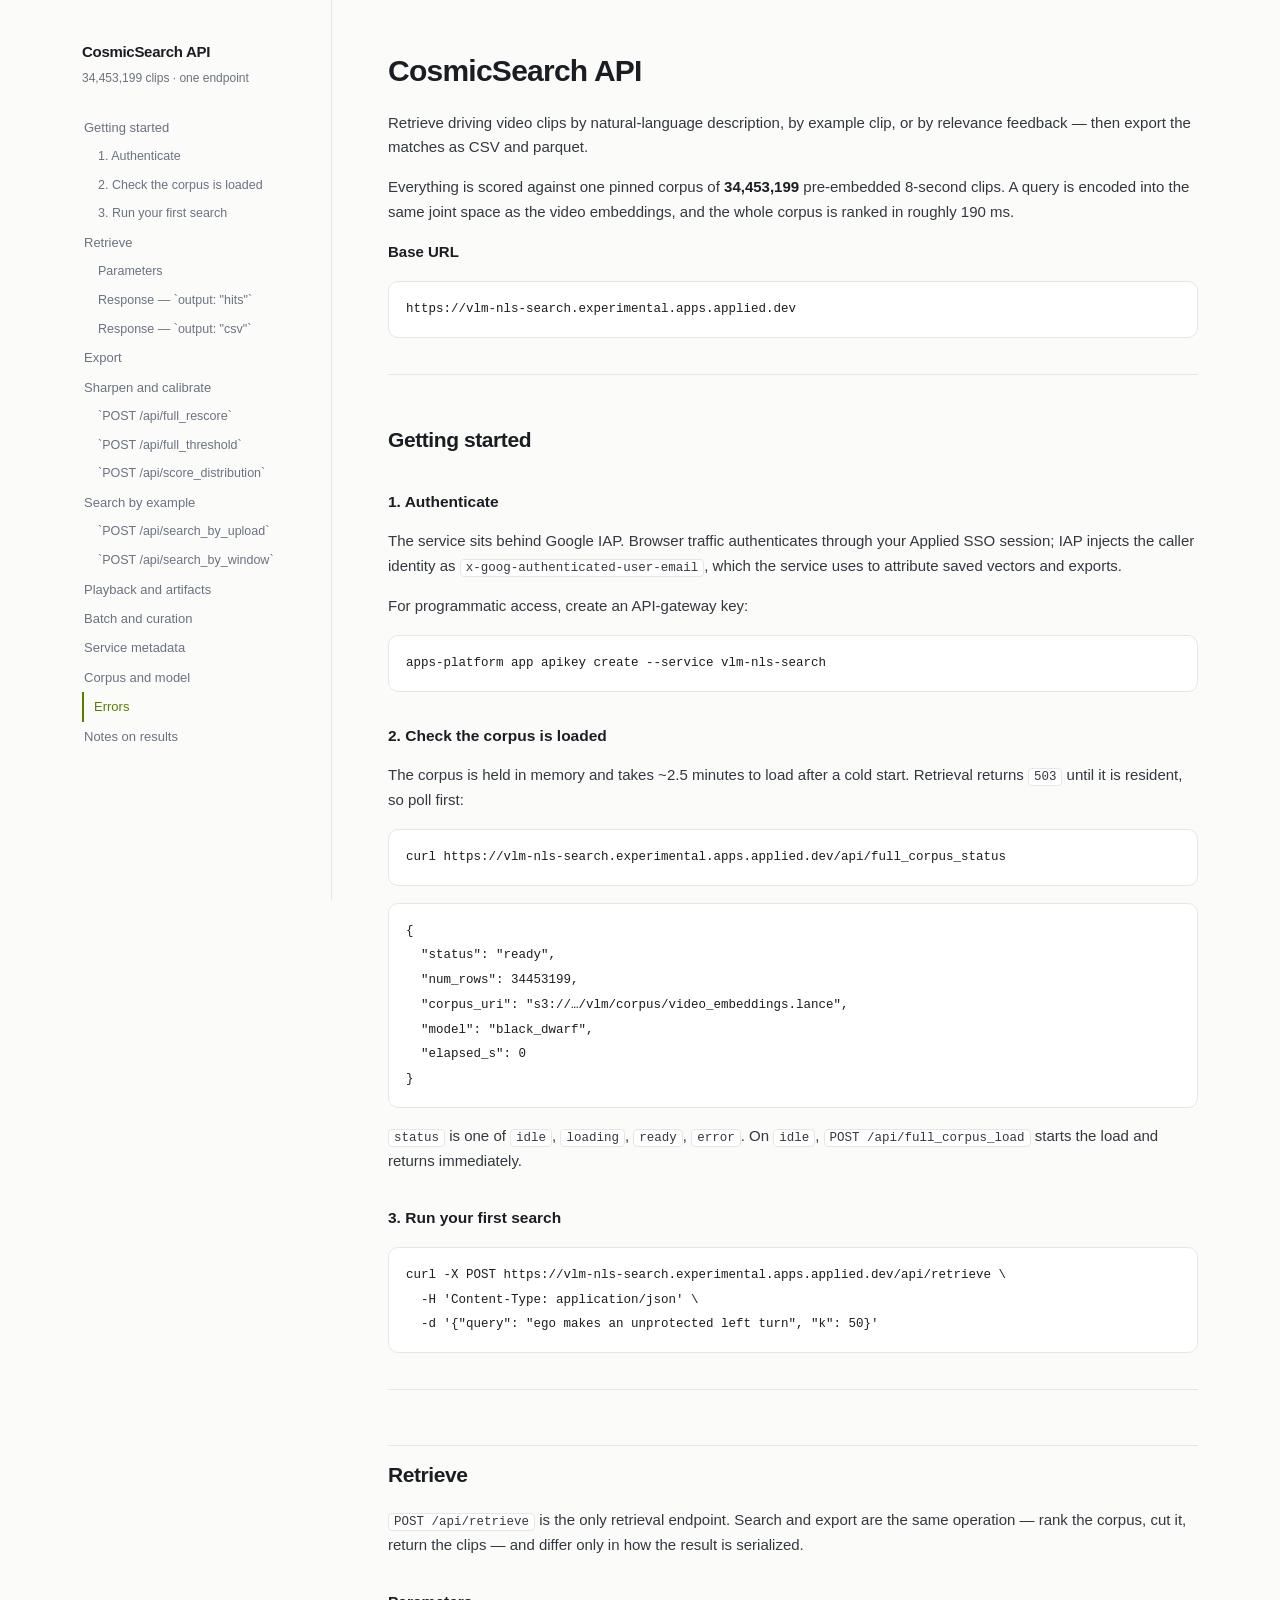
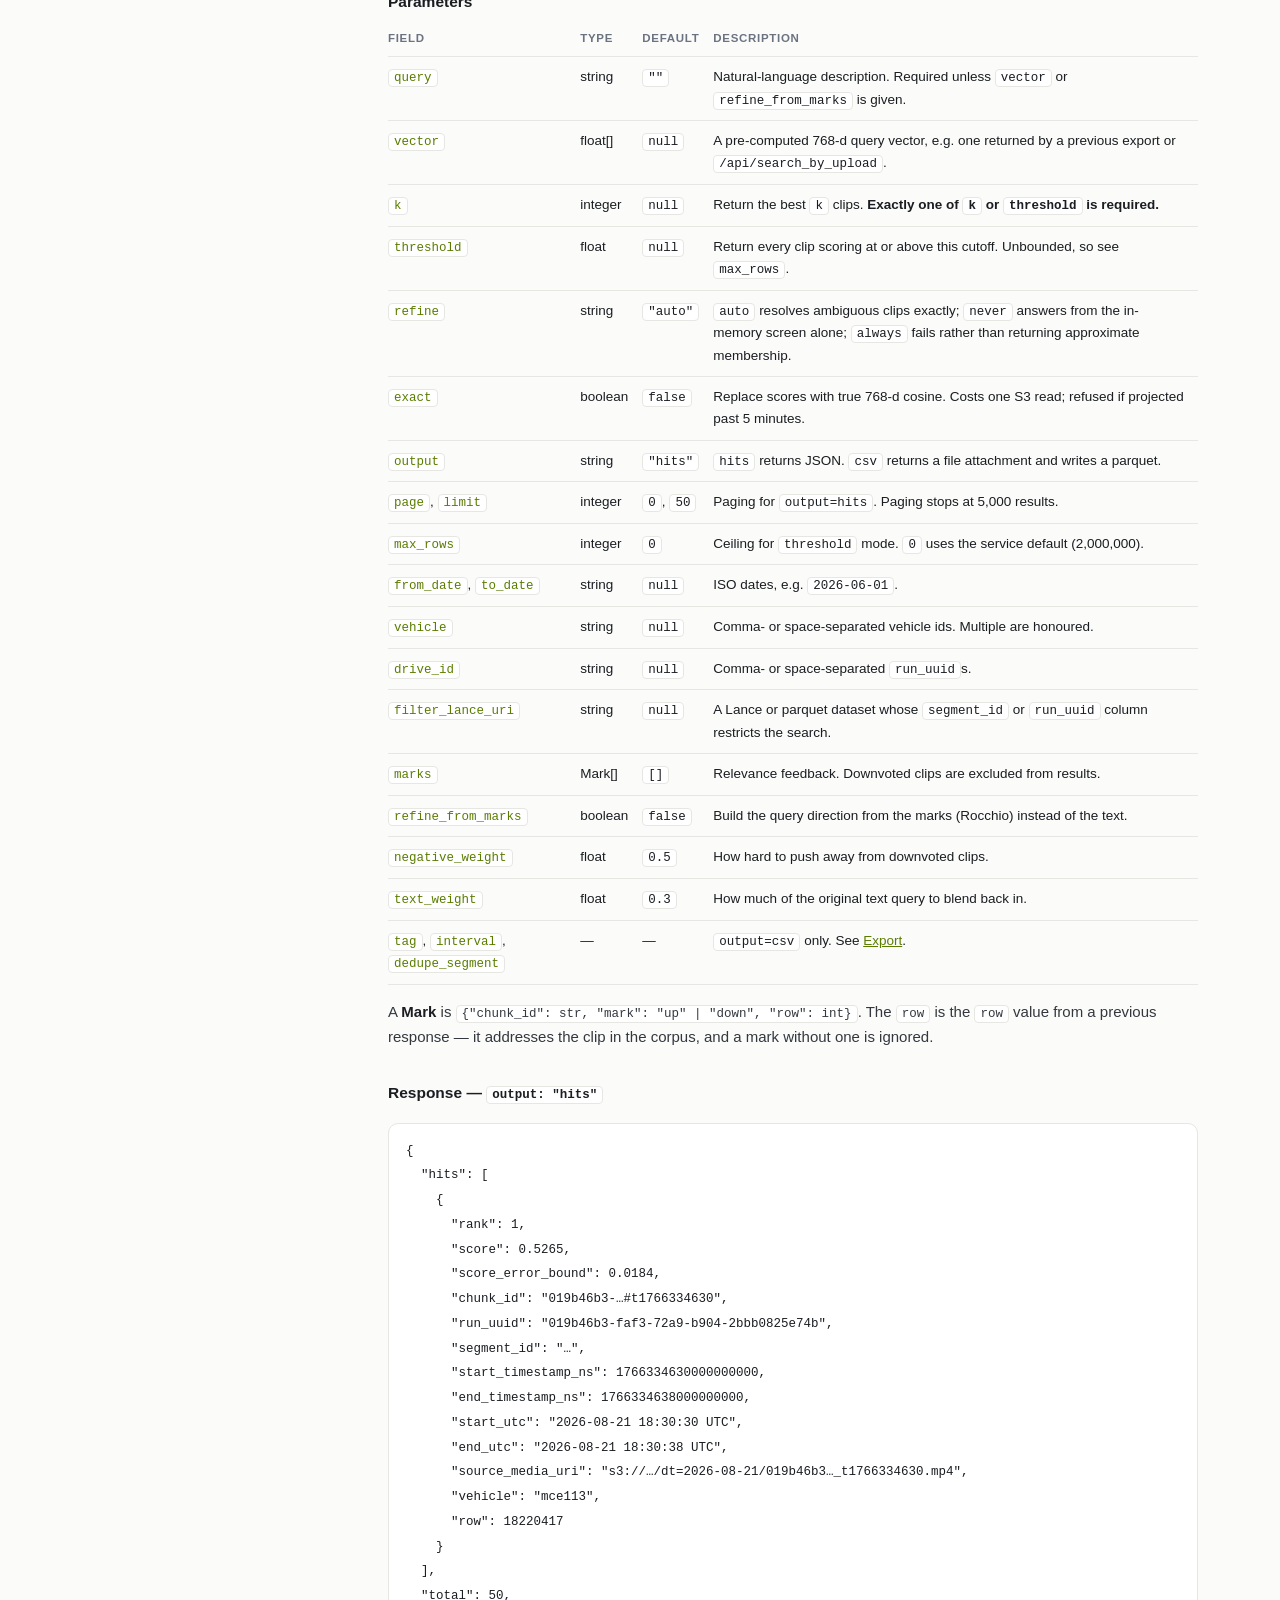
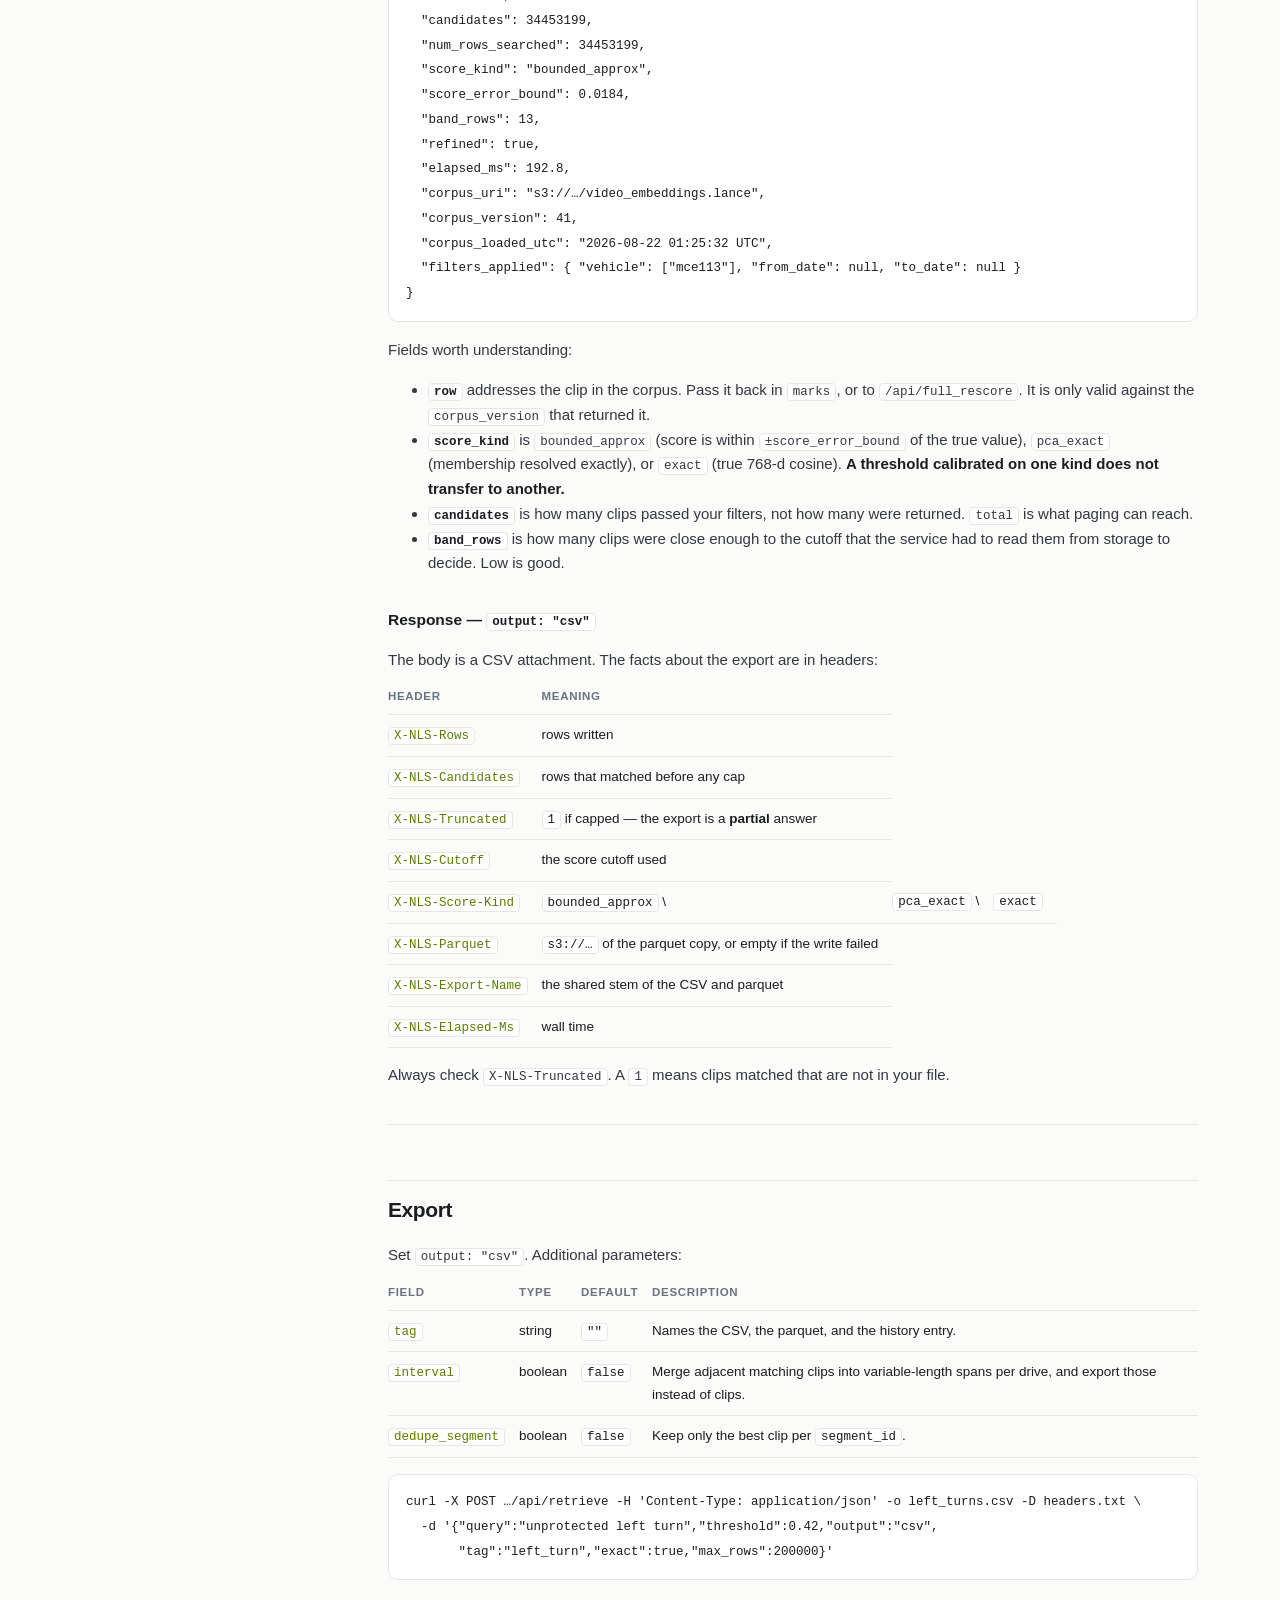
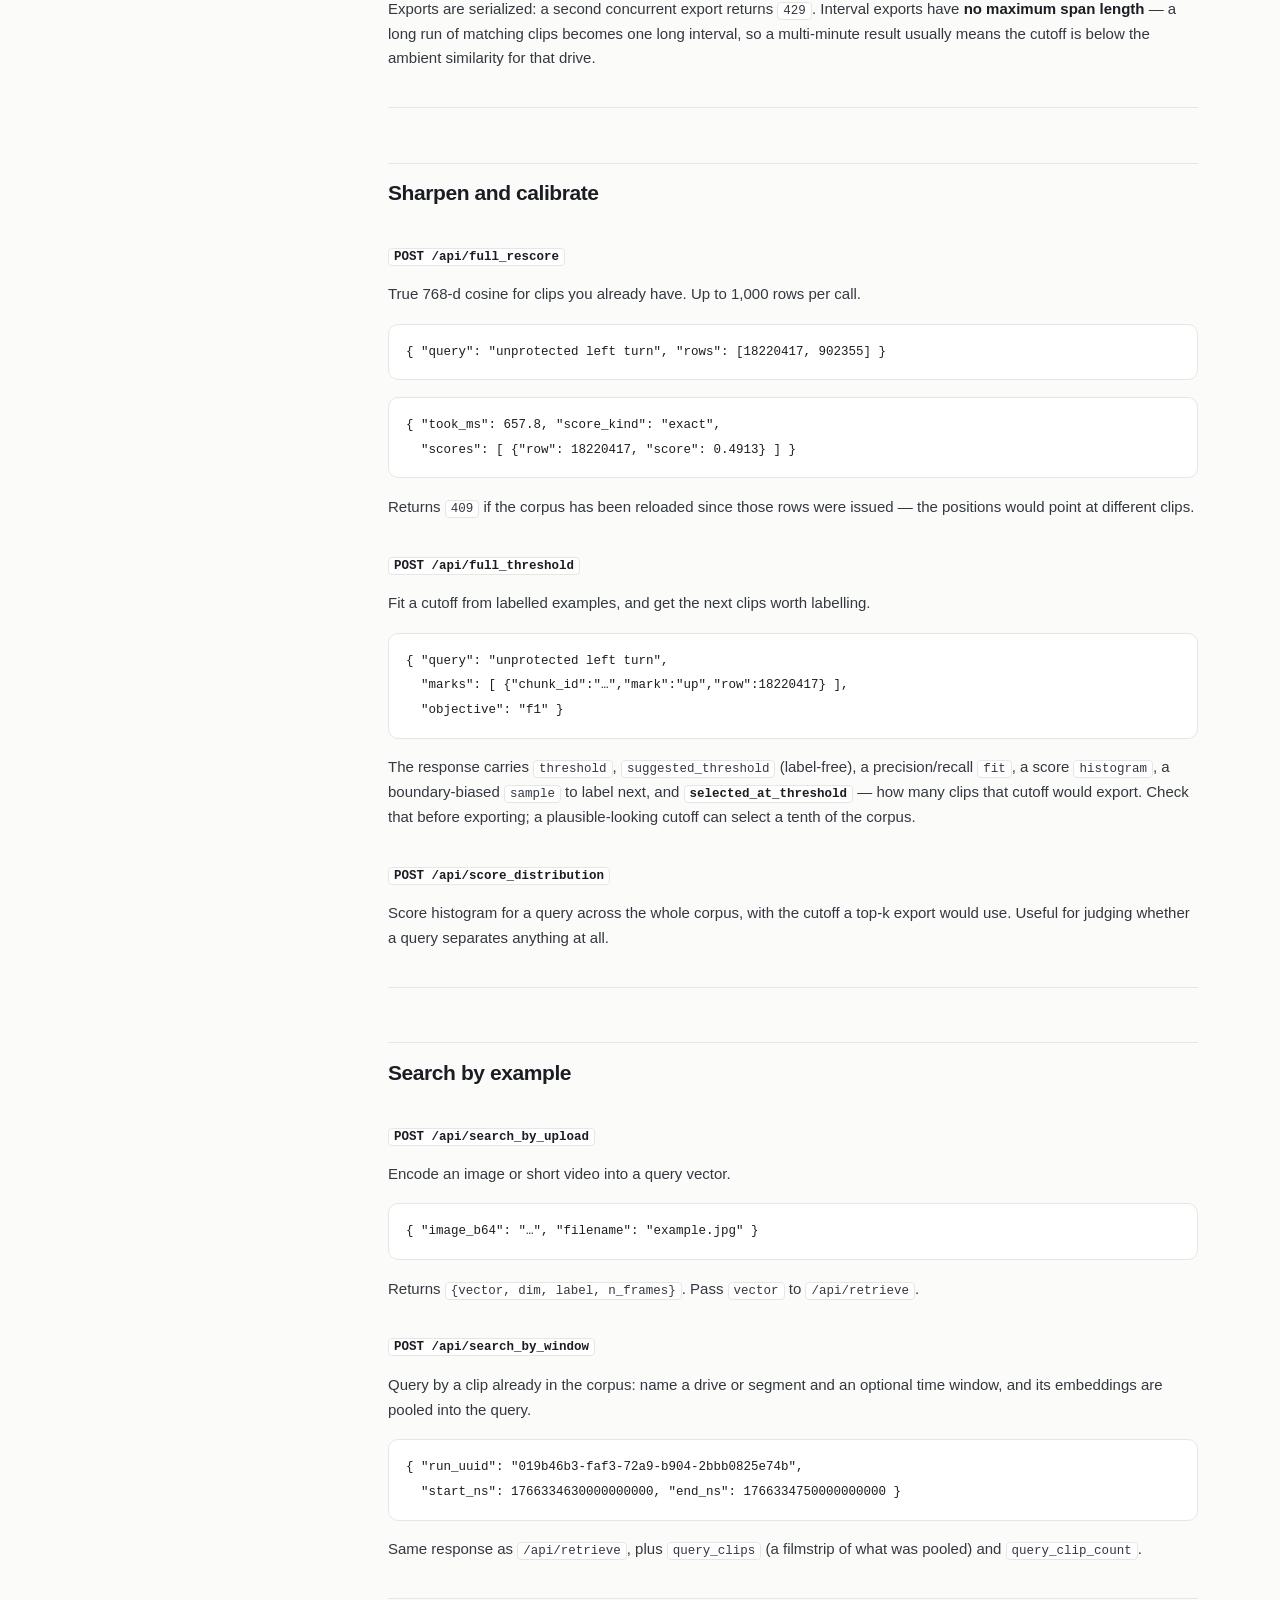
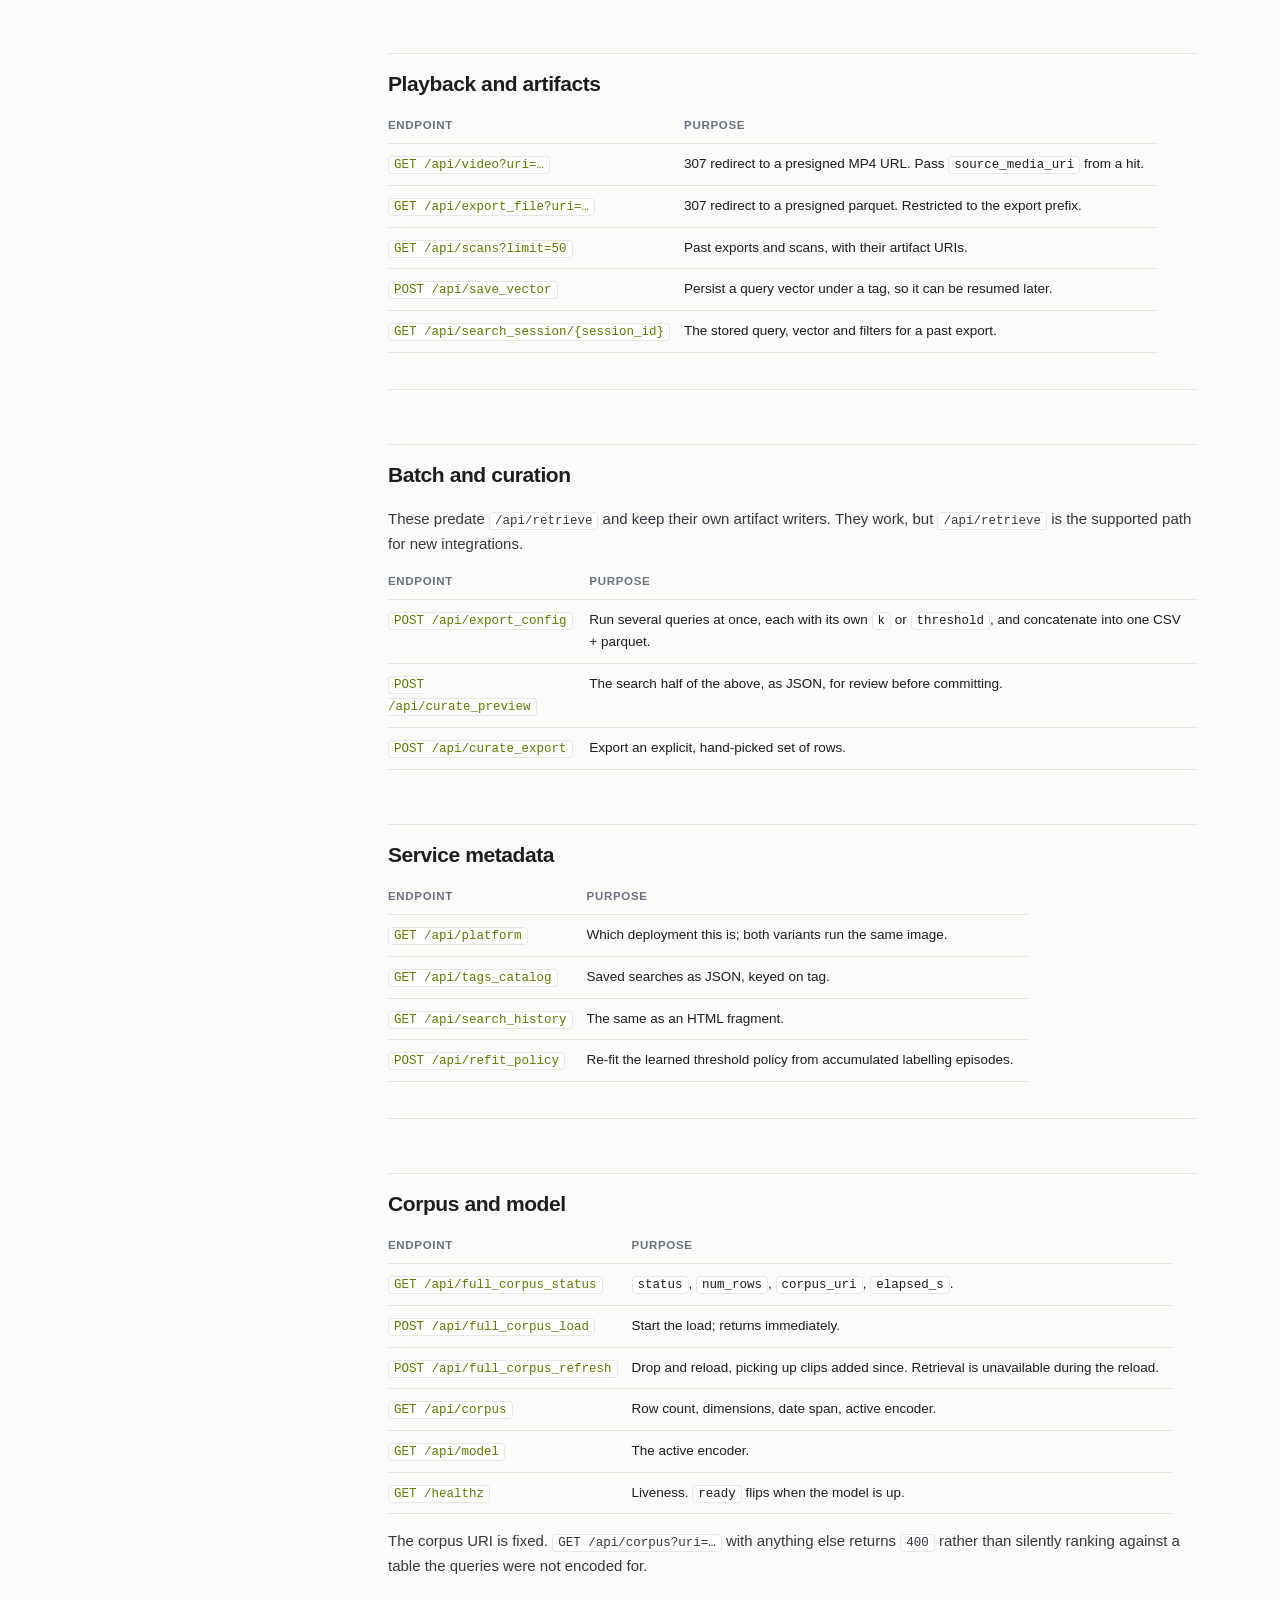
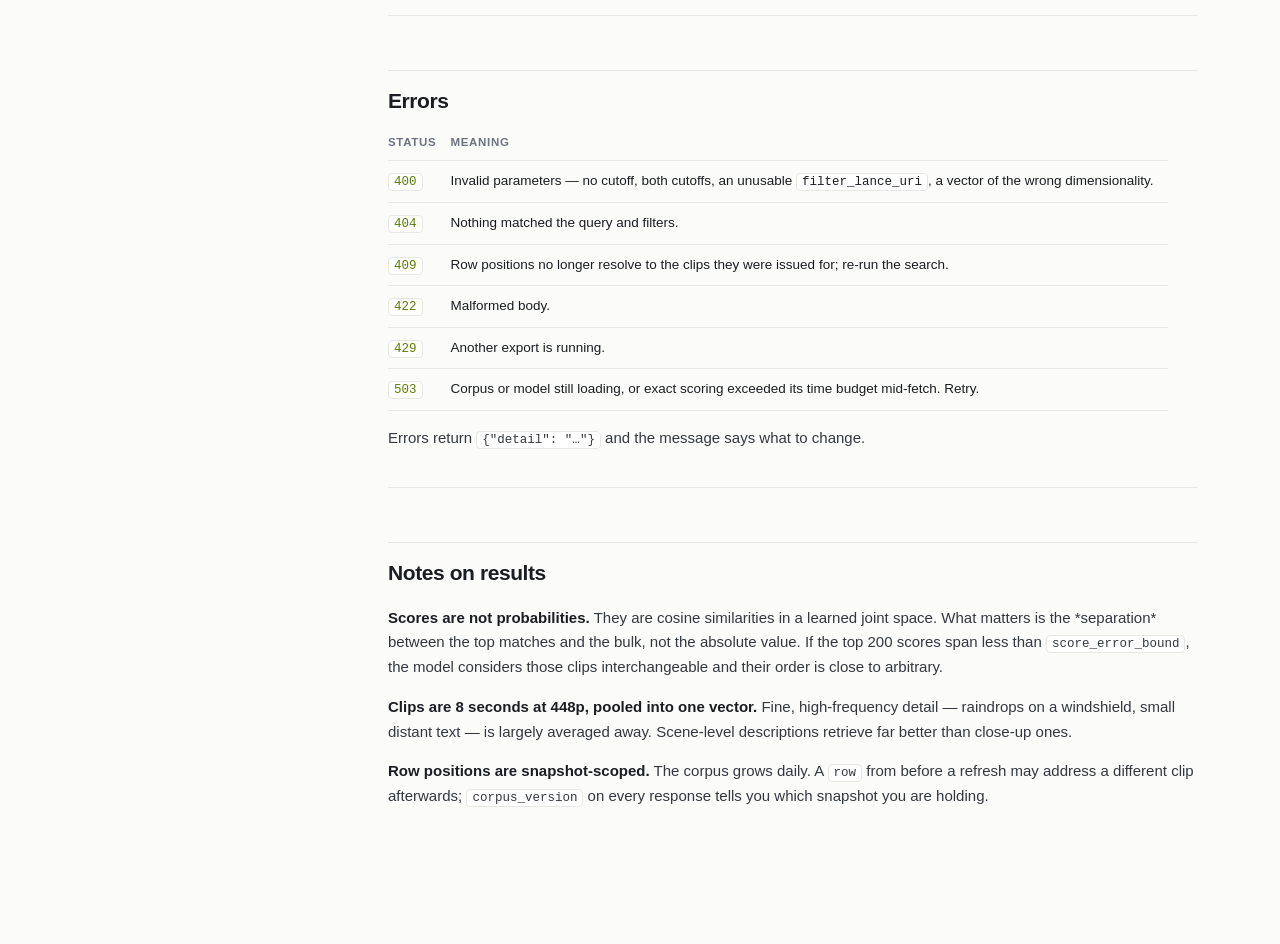
<file: docs/api.html>
<!doctype html>
<html lang="en"><head>
<meta charset="utf-8"><meta name="viewport" content="width=device-width,initial-scale=1">
<title>CosmicSearch API</title>
<style>
:root{
  --bg:#0d0f12; --panel:#14171c; --line:#232830; --fg:#e6e9ee; --dim:#8b95a5;
  --accent:#c8ff4d; --mono:ui-monospace,"SF Mono",Menlo,Consolas,monospace;
  --get:#5bc0eb; --post:#c8ff4d;
}
@media(prefers-color-scheme:light){:root{
  --bg:#fbfbfa; --panel:#fff; --line:#e6e6e2; --fg:#1a1d21; --dim:#6b7280;
  --accent:#5a7d00; --get:#0b6e99; --post:#5a7d00;}}
*{box-sizing:border-box}
body{margin:0;background:var(--bg);color:var(--fg);
  font:15px/1.65 ui-sans-serif,-apple-system,"Segoe UI",Inter,sans-serif;
  -webkit-font-smoothing:antialiased}
.wrap{display:grid;grid-template-columns:250px minmax(0,1fr);gap:56px;
  max-width:1180px;margin:0 auto;padding:0 32px}
nav{position:sticky;top:0;align-self:start;height:100vh;overflow-y:auto;
  padding:40px 0 60px;border-right:1px solid var(--line)}
nav .brand{font-weight:640;letter-spacing:-.02em;font-size:15px;margin-bottom:4px}
nav .sub{color:var(--dim);font-size:12px;margin-bottom:24px}
nav a{display:block;color:var(--dim);text-decoration:none;font-size:13px;
  padding:4px 14px 4px 0;border-left:2px solid transparent;transition:.12s}
nav a.lvl3{padding-left:14px;font-size:12.5px}
nav a:hover{color:var(--fg)}
nav a.on{color:var(--accent);border-left-color:var(--accent);padding-left:10px}
nav a.lvl3.on{padding-left:24px}
main{padding:40px 0 140px;min-width:0}
h1{font-size:30px;letter-spacing:-.025em;margin:.2em 0 .3em;font-weight:660}
h2{font-size:21px;letter-spacing:-.02em;margin:2.6em 0 .7em;padding-top:.6em;
  border-top:1px solid var(--line);font-weight:640}
h2:first-of-type{border-top:0;margin-top:1.4em}
h3{font-size:15.5px;margin:2em 0 .5em;font-weight:640}
p,li{color:#c9cfd9}
@media(prefers-color-scheme:light){p,li{color:#33383f}}
a{color:var(--accent)}
code{font-family:var(--mono);font-size:12.5px;background:var(--panel);
  border:1px solid var(--line);border-radius:4px;padding:1px 5px}
pre{background:var(--panel);border:1px solid var(--line);border-radius:10px;
  padding:15px 17px;overflow-x:auto;margin:1.1em 0}
pre code{background:0;border:0;padding:0;font-size:12.5px;line-height:1.6}
table{border-collapse:collapse;width:100%;margin:1.1em 0;font-size:13.5px;display:block;overflow-x:auto}
th{text-align:left;color:var(--dim);font-weight:600;font-size:11.5px;
  letter-spacing:.06em;text-transform:uppercase;padding:0 14px 8px 0;
  border-bottom:1px solid var(--line);white-space:nowrap}
td{padding:9px 14px 9px 0;border-bottom:1px solid var(--line);vertical-align:top}
td:first-child code{color:var(--accent)}
blockquote{border-left:2px solid var(--accent);margin:1.2em 0;padding:2px 0 2px 16px;color:var(--dim)}
hr{border:0;border-top:1px solid var(--line);margin:2.4em 0}
strong{color:var(--fg);font-weight:620}
.verb{font-family:var(--mono);font-size:11px;font-weight:700;letter-spacing:.05em;
  padding:2px 7px;border-radius:4px;margin-right:8px;vertical-align:1px}
.verb.GET{color:var(--get);border:1px solid var(--get)}
.verb.POST{color:var(--post);border:1px solid var(--post)}
@media(max-width:900px){.wrap{grid-template-columns:1fr;gap:0;padding:0 20px}
  nav{position:static;height:auto;border-right:0;border-bottom:1px solid var(--line)}}
</style></head><body>
<div class="wrap">
<nav><div class="brand">CosmicSearch API</div>
<div class="sub">34,453,199 clips &middot; one endpoint</div>
<a class="lvl2" href="#getting-started">Getting started</a>
<a class="lvl3" href="#1-authenticate">1. Authenticate</a>
<a class="lvl3" href="#2-check-the-corpus-is-loaded">2. Check the corpus is loaded</a>
<a class="lvl3" href="#3-run-your-first-search">3. Run your first search</a>
<a class="lvl2" href="#retrieve">Retrieve</a>
<a class="lvl3" href="#parameters">Parameters</a>
<a class="lvl3" href="#response-output-hits">Response — `output: &quot;hits&quot;`</a>
<a class="lvl3" href="#response-output-csv">Response — `output: &quot;csv&quot;`</a>
<a class="lvl2" href="#export">Export</a>
<a class="lvl2" href="#sharpen-and-calibrate">Sharpen and calibrate</a>
<a class="lvl3" href="#post-api-full-rescore">`POST /api/full_rescore`</a>
<a class="lvl3" href="#post-api-full-threshold">`POST /api/full_threshold`</a>
<a class="lvl3" href="#post-api-score-distribution">`POST /api/score_distribution`</a>
<a class="lvl2" href="#search-by-example">Search by example</a>
<a class="lvl3" href="#post-api-search-by-upload">`POST /api/search_by_upload`</a>
<a class="lvl3" href="#post-api-search-by-window">`POST /api/search_by_window`</a>
<a class="lvl2" href="#playback-and-artifacts">Playback and artifacts</a>
<a class="lvl2" href="#batch-and-curation">Batch and curation</a>
<a class="lvl2" href="#service-metadata">Service metadata</a>
<a class="lvl2" href="#corpus-and-model">Corpus and model</a>
<a class="lvl2" href="#errors">Errors</a>
<a class="lvl2" href="#notes-on-results">Notes on results</a></nav>
<main id="doc"></main></div>
<script>
const MD = "# CosmicSearch API\n\nRetrieve driving video clips by natural-language description, by example clip,\nor by relevance feedback \u2014 then export the matches as CSV and parquet.\n\nEverything is scored against one pinned corpus of **34,453,199** pre-embedded\n8-second clips. A query is encoded into the same joint space as the video\nembeddings, and the whole corpus is ranked in roughly 190 ms.\n\n**Base URL**\n\n```\nhttps://vlm-nls-search.experimental.apps.applied.dev\n```\n\n---\n\n## Getting started\n\n### 1. Authenticate\n\nThe service sits behind Google IAP. Browser traffic authenticates through your\nApplied SSO session; IAP injects the caller identity as\n`x-goog-authenticated-user-email`, which the service uses to attribute saved\nvectors and exports.\n\nFor programmatic access, create an API-gateway key:\n\n```bash\napps-platform app apikey create --service vlm-nls-search\n```\n\n### 2. Check the corpus is loaded\n\nThe corpus is held in memory and takes ~2.5 minutes to load after a cold start.\nRetrieval returns `503` until it is resident, so poll first:\n\n```bash\ncurl https://vlm-nls-search.experimental.apps.applied.dev/api/full_corpus_status\n```\n\n```json\n{\n  \"status\": \"ready\",\n  \"num_rows\": 34453199,\n  \"corpus_uri\": \"s3://\u2026/vlm/corpus/video_embeddings.lance\",\n  \"model\": \"black_dwarf\",\n  \"elapsed_s\": 0\n}\n```\n\n`status` is one of `idle`, `loading`, `ready`, `error`. On `idle`, `POST\n/api/full_corpus_load` starts the load and returns immediately.\n\n### 3. Run your first search\n\n```bash\ncurl -X POST https://vlm-nls-search.experimental.apps.applied.dev/api/retrieve \\\n  -H 'Content-Type: application/json' \\\n  -d '{\"query\": \"ego makes an unprotected left turn\", \"k\": 50}'\n```\n\n---\n\n## Retrieve\n\n`POST /api/retrieve` is the only retrieval endpoint. Search and export are the\nsame operation \u2014 rank the corpus, cut it, return the clips \u2014 and differ only in\nhow the result is serialized.\n\n### Parameters\n\n| Field | Type | Default | Description |\n|---|---|---|---|\n| `query` | string | `\"\"` | Natural-language description. Required unless `vector` or `refine_from_marks` is given. |\n| `vector` | float[] | `null` | A pre-computed 768-d query vector, e.g. one returned by a previous export or `/api/search_by_upload`. |\n| `k` | integer | `null` | Return the best `k` clips. **Exactly one of `k` or `threshold` is required.** |\n| `threshold` | float | `null` | Return every clip scoring at or above this cutoff. Unbounded, so see `max_rows`. |\n| `refine` | string | `\"auto\"` | `auto` resolves ambiguous clips exactly; `never` answers from the in-memory screen alone; `always` fails rather than returning approximate membership. |\n| `exact` | boolean | `false` | Replace scores with true 768-d cosine. Costs one S3 read; refused if projected past 5 minutes. |\n| `output` | string | `\"hits\"` | `hits` returns JSON. `csv` returns a file attachment and writes a parquet. |\n| `page`, `limit` | integer | `0`, `50` | Paging for `output=hits`. Paging stops at 5,000 results. |\n| `max_rows` | integer | `0` | Ceiling for `threshold` mode. `0` uses the service default (2,000,000). |\n| `from_date`, `to_date` | string | `null` | ISO dates, e.g. `2026-06-01`. |\n| `vehicle` | string | `null` | Comma- or space-separated vehicle ids. Multiple are honoured. |\n| `drive_id` | string | `null` | Comma- or space-separated `run_uuid`s. |\n| `filter_lance_uri` | string | `null` | A Lance or parquet dataset whose `segment_id` or `run_uuid` column restricts the search. |\n| `marks` | Mark[] | `[]` | Relevance feedback. Downvoted clips are excluded from results. |\n| `refine_from_marks` | boolean | `false` | Build the query direction from the marks (Rocchio) instead of the text. |\n| `negative_weight` | float | `0.5` | How hard to push away from downvoted clips. |\n| `text_weight` | float | `0.3` | How much of the original text query to blend back in. |\n| `tag`, `interval`, `dedupe_segment` | \u2014 | \u2014 | `output=csv` only. See [Export](#export). |\n\nA **Mark** is `{\"chunk_id\": str, \"mark\": \"up\" | \"down\", \"row\": int}`. The `row`\nis the `row` value from a previous response \u2014 it addresses the clip in the\ncorpus, and a mark without one is ignored.\n\n### Response \u2014 `output: \"hits\"`\n\n```json\n{\n  \"hits\": [\n    {\n      \"rank\": 1,\n      \"score\": 0.5265,\n      \"score_error_bound\": 0.0184,\n      \"chunk_id\": \"019b46b3-\u2026#t1766334630\",\n      \"run_uuid\": \"019b46b3-faf3-72a9-b904-2bbb0825e74b\",\n      \"segment_id\": \"\u2026\",\n      \"start_timestamp_ns\": 1766334630000000000,\n      \"end_timestamp_ns\": 1766334638000000000,\n      \"start_utc\": \"2026-08-21 18:30:30 UTC\",\n      \"end_utc\": \"2026-08-21 18:30:38 UTC\",\n      \"source_media_uri\": \"s3://\u2026/dt=2026-08-21/019b46b3\u2026_t1766334630.mp4\",\n      \"vehicle\": \"mce113\",\n      \"row\": 18220417\n    }\n  ],\n  \"total\": 50,\n  \"candidates\": 34453199,\n  \"num_rows_searched\": 34453199,\n  \"score_kind\": \"bounded_approx\",\n  \"score_error_bound\": 0.0184,\n  \"band_rows\": 13,\n  \"refined\": true,\n  \"elapsed_ms\": 192.8,\n  \"corpus_uri\": \"s3://\u2026/video_embeddings.lance\",\n  \"corpus_version\": 41,\n  \"corpus_loaded_utc\": \"2026-08-22 01:25:32 UTC\",\n  \"filters_applied\": { \"vehicle\": [\"mce113\"], \"from_date\": null, \"to_date\": null }\n}\n```\n\nFields worth understanding:\n\n- **`row`** addresses the clip in the corpus. Pass it back in `marks`, or to\n  `/api/full_rescore`. It is only valid against the `corpus_version` that\n  returned it.\n- **`score_kind`** is `bounded_approx` (score is within `\u00b1score_error_bound` of\n  the true value), `pca_exact` (membership resolved exactly), or `exact` (true\n  768-d cosine). **A threshold calibrated on one kind does not transfer to\n  another.**\n- **`candidates`** is how many clips passed your filters, not how many were\n  returned. `total` is what paging can reach.\n- **`band_rows`** is how many clips were close enough to the cutoff that the\n  service had to read them from storage to decide. Low is good.\n\n### Response \u2014 `output: \"csv\"`\n\nThe body is a CSV attachment. The facts about the export are in headers:\n\n| Header | Meaning |\n|---|---|\n| `X-NLS-Rows` | rows written |\n| `X-NLS-Candidates` | rows that matched before any cap |\n| `X-NLS-Truncated` | `1` if capped \u2014 the export is a **partial** answer |\n| `X-NLS-Cutoff` | the score cutoff used |\n| `X-NLS-Score-Kind` | `bounded_approx` \\| `pca_exact` \\| `exact` |\n| `X-NLS-Parquet` | `s3://\u2026` of the parquet copy, or empty if the write failed |\n| `X-NLS-Export-Name` | the shared stem of the CSV and parquet |\n| `X-NLS-Elapsed-Ms` | wall time |\n\nAlways check `X-NLS-Truncated`. A `1` means clips matched that are not in your file.\n\n---\n\n## Export\n\nSet `output: \"csv\"`. Additional parameters:\n\n| Field | Type | Default | Description |\n|---|---|---|---|\n| `tag` | string | `\"\"` | Names the CSV, the parquet, and the history entry. |\n| `interval` | boolean | `false` | Merge adjacent matching clips into variable-length spans per drive, and export those instead of clips. |\n| `dedupe_segment` | boolean | `false` | Keep only the best clip per `segment_id`. |\n\n```bash\ncurl -X POST \u2026/api/retrieve -H 'Content-Type: application/json' -o left_turns.csv -D headers.txt \\\n  -d '{\"query\":\"unprotected left turn\",\"threshold\":0.42,\"output\":\"csv\",\n       \"tag\":\"left_turn\",\"exact\":true,\"max_rows\":200000}'\n```\n\nExports are serialized: a second concurrent export returns `429`. Interval\nexports have **no maximum span length** \u2014 a long run of matching clips becomes\none long interval, so a multi-minute result usually means the cutoff is below\nthe ambient similarity for that drive.\n\n---\n\n## Sharpen and calibrate\n\n### `POST /api/full_rescore`\n\nTrue 768-d cosine for clips you already have. Up to 1,000 rows per call.\n\n```json\n{ \"query\": \"unprotected left turn\", \"rows\": [18220417, 902355] }\n```\n\n```json\n{ \"took_ms\": 657.8, \"score_kind\": \"exact\",\n  \"scores\": [ {\"row\": 18220417, \"score\": 0.4913} ] }\n```\n\nReturns `409` if the corpus has been reloaded since those rows were issued \u2014 the\npositions would point at different clips.\n\n### `POST /api/full_threshold`\n\nFit a cutoff from labelled examples, and get the next clips worth labelling.\n\n```json\n{ \"query\": \"unprotected left turn\",\n  \"marks\": [ {\"chunk_id\":\"\u2026\",\"mark\":\"up\",\"row\":18220417} ],\n  \"objective\": \"f1\" }\n```\n\nThe response carries `threshold`, `suggested_threshold` (label-free), a\nprecision/recall `fit`, a score `histogram`, a boundary-biased `sample` to label\nnext, and **`selected_at_threshold`** \u2014 how many clips that cutoff would export.\nCheck that before exporting; a plausible-looking cutoff can select a tenth of\nthe corpus.\n\n### `POST /api/score_distribution`\n\nScore histogram for a query across the whole corpus, with the cutoff a top-k\nexport would use. Useful for judging whether a query separates anything at all.\n\n---\n\n## Search by example\n\n### `POST /api/search_by_upload`\n\nEncode an image or short video into a query vector.\n\n```json\n{ \"image_b64\": \"\u2026\", \"filename\": \"example.jpg\" }\n```\n\nReturns `{vector, dim, label, n_frames}`. Pass `vector` to `/api/retrieve`.\n\n### `POST /api/search_by_window`\n\nQuery by a clip already in the corpus: name a drive or segment and an optional\ntime window, and its embeddings are pooled into the query.\n\n```json\n{ \"run_uuid\": \"019b46b3-faf3-72a9-b904-2bbb0825e74b\",\n  \"start_ns\": 1766334630000000000, \"end_ns\": 1766334750000000000 }\n```\n\nSame response as `/api/retrieve`, plus `query_clips` (a filmstrip of what was\npooled) and `query_clip_count`.\n\n---\n\n## Playback and artifacts\n\n| Endpoint | Purpose |\n|---|---|\n| `GET /api/video?uri=\u2026` | 307 redirect to a presigned MP4 URL. Pass `source_media_uri` from a hit. |\n| `GET /api/export_file?uri=\u2026` | 307 redirect to a presigned parquet. Restricted to the export prefix. |\n| `GET /api/scans?limit=50` | Past exports and scans, with their artifact URIs. |\n| `POST /api/save_vector` | Persist a query vector under a tag, so it can be resumed later. |\n| `GET /api/search_session/{session_id}` | The stored query, vector and filters for a past export. |\n\n---\n\n## Batch and curation\n\nThese predate `/api/retrieve` and keep their own artifact writers. They work, but\n`/api/retrieve` is the supported path for new integrations.\n\n| Endpoint | Purpose |\n|---|---|\n| `POST /api/export_config` | Run several queries at once, each with its own `k` or `threshold`, and concatenate into one CSV + parquet. |\n| `POST /api/curate_preview` | The search half of the above, as JSON, for review before committing. |\n| `POST /api/curate_export` | Export an explicit, hand-picked set of rows. |\n\n## Service metadata\n\n| Endpoint | Purpose |\n|---|---|\n| `GET /api/platform` | Which deployment this is; both variants run the same image. |\n| `GET /api/tags_catalog` | Saved searches as JSON, keyed on tag. |\n| `GET /api/search_history` | The same as an HTML fragment. |\n| `POST /api/refit_policy` | Re-fit the learned threshold policy from accumulated labelling episodes. |\n\n---\n\n## Corpus and model\n\n| Endpoint | Purpose |\n|---|---|\n| `GET /api/full_corpus_status` | `status`, `num_rows`, `corpus_uri`, `elapsed_s`. |\n| `POST /api/full_corpus_load` | Start the load; returns immediately. |\n| `POST /api/full_corpus_refresh` | Drop and reload, picking up clips added since. Retrieval is unavailable during the reload. |\n| `GET /api/corpus` | Row count, dimensions, date span, active encoder. |\n| `GET /api/model` | The active encoder. |\n| `GET /healthz` | Liveness. `ready` flips when the model is up. |\n\nThe corpus URI is fixed. `GET /api/corpus?uri=\u2026` with anything else returns\n`400` rather than silently ranking against a table the queries were not encoded\nfor.\n\n---\n\n## Errors\n\n| Status | Meaning |\n|---|---|\n| `400` | Invalid parameters \u2014 no cutoff, both cutoffs, an unusable `filter_lance_uri`, a vector of the wrong dimensionality. |\n| `404` | Nothing matched the query and filters. |\n| `409` | Row positions no longer resolve to the clips they were issued for; re-run the search. |\n| `422` | Malformed body. |\n| `429` | Another export is running. |\n| `503` | Corpus or model still loading, or exact scoring exceeded its time budget mid-fetch. Retry. |\n\nErrors return `{\"detail\": \"\u2026\"}` and the message says what to change.\n\n---\n\n## Notes on results\n\n**Scores are not probabilities.** They are cosine similarities in a learned\njoint space. What matters is the *separation* between the top matches and the\nbulk, not the absolute value. If the top 200 scores span less than\n`score_error_bound`, the model considers those clips interchangeable and their\norder is close to arbitrary.\n\n**Clips are 8 seconds at 448p, pooled into one vector.** Fine, high-frequency\ndetail \u2014 raindrops on a windshield, small distant text \u2014 is largely averaged\naway. Scene-level descriptions retrieve far better than close-up ones.\n\n**Row positions are snapshot-scoped.** The corpus grows daily. A `row` from\nbefore a refresh may address a different clip afterwards; `corpus_version` on\nevery response tells you which snapshot you are holding.\n";

// Small deliberate renderer: this doc uses a known subset (headings, tables,
// fences, lists, blockquotes), so a full markdown library would be more
// dependency than the page needs.
function inline(s){
  return s.replace(/&/g,"&amp;").replace(/</g,"&lt;").replace(/>/g,"&gt;")
    .replace(/`([^`]+)`/g,(m,c)=>"<code>"+c+"</code>")
    .replace(/\*\*([^*]+)\*\*/g,"<strong>$1</strong>")
    .replace(/\[([^\]]+)\]\(([^)]+)\)/g,'<a href="$2">$1</a>');
}
const slug = s => s.toLowerCase().replace(/[^a-z0-9]+/g,"-").replace(/^-|-$/g,"");
function render(md){
  const out=[]; const L=md.split("\n"); let i=0;
  while(i<L.length){
    const l=L[i];
    if(l.startsWith("```")){ const buf=[]; i++;
      while(i<L.length && !L[i].startsWith("```")){ buf.push(L[i]); i++; } i++;
      out.push("<pre><code>"+buf.join("\n").replace(/&/g,"&amp;").replace(/</g,"&lt;")+"</code></pre>"); continue; }
    if(l.startsWith("|")){ const rows=[];
      while(i<L.length && L[i].startsWith("|")){ rows.push(L[i]); i++; }
      const cells=r=>r.split("|").slice(1,-1).map(c=>c.trim());
      const head=cells(rows[0]); const body=rows.slice(2).map(cells);
      out.push("<table><thead><tr>"+head.map(h=>"<th>"+inline(h)+"</th>").join("")+
        "</tr></thead><tbody>"+body.map(r=>"<tr>"+r.map(c=>"<td>"+inline(c)+"</td>").join("")+"</tr>").join("")+
        "</tbody></table>"); continue; }
    const h=l.match(/^(#{1,3}) (.+)$/);
    if(h){ const n=h[1].length, t=h[2];
      const withVerb=t.replace(/^(GET|POST)\b/,'<span class="verb $1">$1</span>');
      out.push(`<h${n} id="${slug(t)}">${inline(withVerb).replace(/&lt;span/g,"<span").replace(/&quot;/g,'"')}</h${n}>`); i++; continue; }
    if(l.startsWith("> ")){ const buf=[];
      while(i<L.length && L[i].startsWith("> ")){ buf.push(L[i].slice(2)); i++; }
      out.push("<blockquote>"+inline(buf.join(" "))+"</blockquote>"); continue; }
    if(/^[-*] /.test(l)){ const buf=[];
      while(i<L.length && (/^[-*] /.test(L[i]) || /^\s+\S/.test(L[i]))){
        if(/^[-*] /.test(L[i])) buf.push(L[i].replace(/^[-*] /,""));
        else buf[buf.length-1]+=" "+L[i].trim();
        i++; }
      out.push("<ul>"+buf.map(b=>"<li>"+inline(b)+"</li>").join("")+"</ul>"); continue; }
    if(l.trim()==="---"){ out.push("<hr>"); i++; continue; }
    if(!l.trim()){ i++; continue; }
    const buf=[];
    while(i<L.length && L[i].trim() && !/^(#{1,3} |\||```|> |[-*] |---$)/.test(L[i])){ buf.push(L[i]); i++; }
    out.push("<p>"+inline(buf.join(" "))+"</p>");
  }
  return out.join("\n");
}
document.getElementById("doc").innerHTML = render(MD);

// highlight the section in view
const links=[...document.querySelectorAll("nav a")];
const map=new Map(links.map(a=>[a.getAttribute("href").slice(1),a]));
new IntersectionObserver(es=>{
  es.forEach(e=>{ if(e.isIntersecting){
    links.forEach(a=>a.classList.remove("on"));
    (map.get(e.target.id)||{classList:{add(){}}}).classList.add("on"); }});
},{rootMargin:"0px 0px -78% 0px"}).observe
  ? document.querySelectorAll("h2[id],h3[id]").forEach(h=>{
      new IntersectionObserver(es=>es.forEach(e=>{ if(e.isIntersecting){
        links.forEach(a=>a.classList.remove("on"));
        const a=map.get(e.target.id); if(a)a.classList.add("on"); }}),
        {rootMargin:"0px 0px -78% 0px"}).observe(h); })
  : null;
</script></body></html>
</file>
